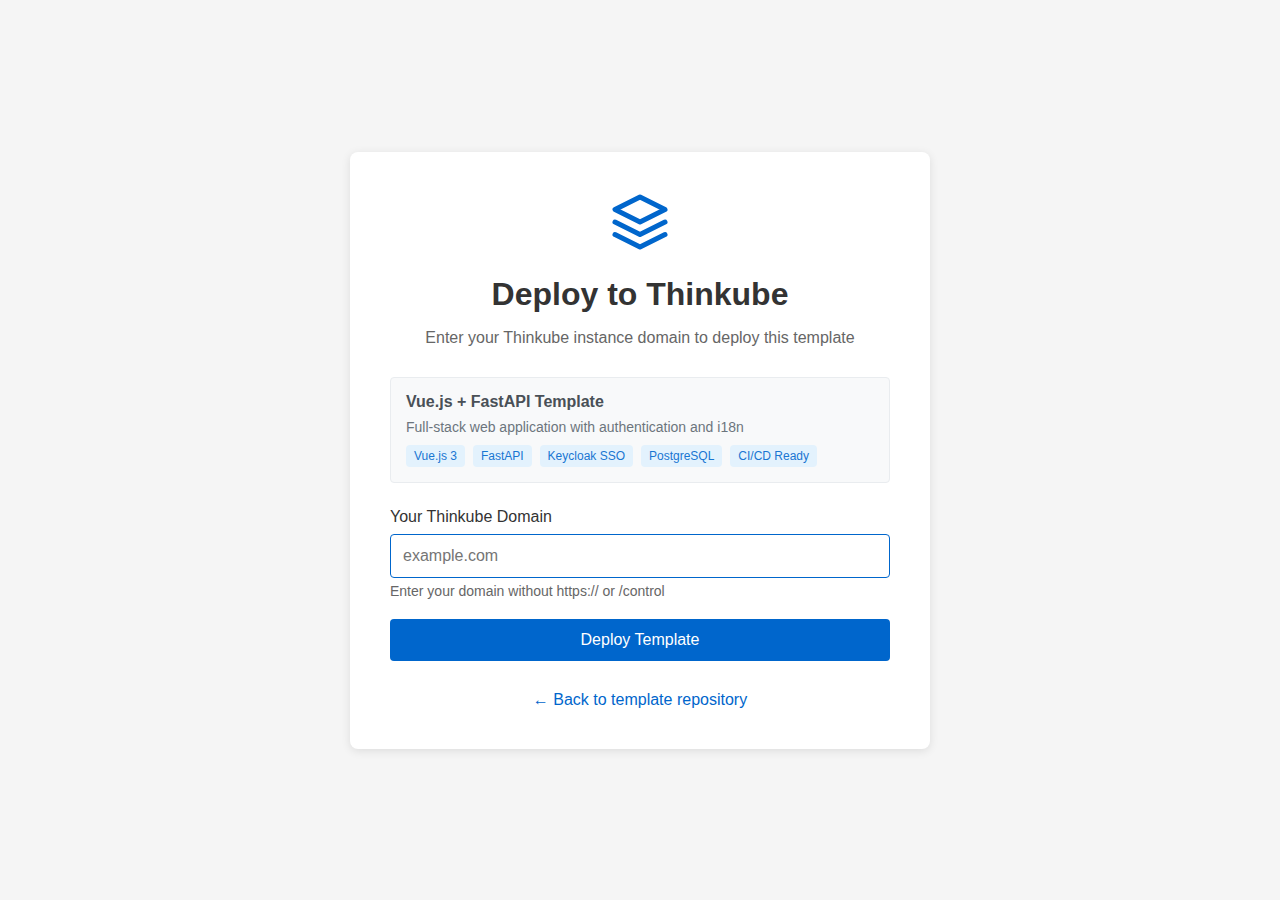
<file: docs/deploy.html>
<!DOCTYPE html>
<html lang="en">
<head>
    <meta charset="UTF-8">
    <meta name="viewport" content="width=device-width, initial-scale=1.0">
    <title>Deploy Vue.js + FastAPI Template to Thinkube</title>
    <style>
        body {
            font-family: -apple-system, BlinkMacSystemFont, 'Segoe UI', Roboto, sans-serif;
            margin: 0;
            padding: 0;
            background: #f5f5f5;
            display: flex;
            justify-content: center;
            align-items: center;
            min-height: 100vh;
        }
        .container {
            background: white;
            padding: 40px;
            border-radius: 8px;
            box-shadow: 0 2px 10px rgba(0,0,0,0.1);
            max-width: 500px;
            width: 100%;
            margin: 20px;
        }
        .logo {
            text-align: center;
            margin-bottom: 20px;
        }
        .logo svg {
            width: 60px;
            height: 60px;
        }
        h1 {
            margin: 0 0 10px 0;
            color: #333;
            text-align: center;
        }
        .subtitle {
            color: #666;
            margin-bottom: 30px;
            text-align: center;
        }
        .template-info {
            background: #f8f9fa;
            border: 1px solid #e9ecef;
            border-radius: 4px;
            padding: 15px;
            margin-bottom: 25px;
        }
        .template-info h3 {
            margin: 0 0 8px 0;
            font-size: 16px;
            color: #495057;
        }
        .template-info p {
            margin: 0;
            font-size: 14px;
            color: #6c757d;
        }
        .form-group {
            margin-bottom: 20px;
        }
        label {
            display: block;
            margin-bottom: 8px;
            color: #333;
            font-weight: 500;
        }
        input {
            width: 100%;
            padding: 12px;
            border: 1px solid #ddd;
            border-radius: 4px;
            font-size: 16px;
            box-sizing: border-box;
        }
        input:focus {
            outline: none;
            border-color: #0066cc;
        }
        .hint {
            font-size: 14px;
            color: #666;
            margin-top: 5px;
        }
        button {
            background: #0066cc;
            color: white;
            border: none;
            padding: 12px 24px;
            border-radius: 4px;
            font-size: 16px;
            cursor: pointer;
            width: 100%;
            font-weight: 500;
        }
        button:hover {
            background: #0052a3;
        }
        button:disabled {
            background: #ccc;
            cursor: not-allowed;
        }
        .error {
            color: #d32f2f;
            font-size: 14px;
            margin-top: 10px;
        }
        .back-link {
            display: inline-block;
            margin-top: 20px;
            color: #0066cc;
            text-decoration: none;
            text-align: center;
            width: 100%;
        }
        .back-link:hover {
            text-decoration: underline;
        }
        .features {
            display: flex;
            flex-wrap: wrap;
            gap: 8px;
            margin-top: 10px;
        }
        .feature-badge {
            background: #e3f2fd;
            color: #1976d2;
            padding: 4px 8px;
            border-radius: 4px;
            font-size: 12px;
        }
    </style>
</head>
<body>
    <div class="container">
        <div class="logo">
            <svg viewBox="0 0 24 24" fill="none" xmlns="http://www.w3.org/2000/svg">
                <path d="M12 2L2 7L12 12L22 7L12 2Z" stroke="#0066cc" stroke-width="2" stroke-linecap="round" stroke-linejoin="round"/>
                <path d="M2 17L12 22L22 17" stroke="#0066cc" stroke-width="2" stroke-linecap="round" stroke-linejoin="round"/>
                <path d="M2 12L12 17L22 12" stroke="#0066cc" stroke-width="2" stroke-linecap="round" stroke-linejoin="round"/>
            </svg>
        </div>
        
        <h1>Deploy to Thinkube</h1>
        <p class="subtitle">Enter your Thinkube instance domain to deploy this template</p>
        
        <div class="template-info">
            <h3>Vue.js + FastAPI Template</h3>
            <p>Full-stack web application with authentication and i18n</p>
            <div class="features">
                <span class="feature-badge">Vue.js 3</span>
                <span class="feature-badge">FastAPI</span>
                <span class="feature-badge">Keycloak SSO</span>
                <span class="feature-badge">PostgreSQL</span>
                <span class="feature-badge">CI/CD Ready</span>
            </div>
        </div>
        
        <form id="deployForm">
            <div class="form-group">
                <label for="domain">Your Thinkube Domain</label>
                <input 
                    type="text" 
                    id="domain" 
                    placeholder="example.com"
                    pattern="^[a-zA-Z0-9][a-zA-Z0-9-]{0,61}[a-zA-Z0-9]?(\.[a-zA-Z0-9][a-zA-Z0-9-]{0,61}[a-zA-Z0-9]?)*$"
                    required
                >
                <div class="hint">Enter your domain without https:// or /control</div>
            </div>
            
            <button type="submit" id="deployBtn">
                Deploy Template
            </button>
            <div id="error" class="error"></div>
        </form>
        
        <a href="https://github.com/thinkube/tkt-webapp-vue-fastapi" class="back-link">← Back to template repository</a>
    </div>

    <script>
        // Template repository URL
        const templateUrl = 'https://github.com/thinkube/tkt-webapp-vue-fastapi';
        
        // Load saved domain from localStorage
        const savedDomain = localStorage.getItem('thinkubeDomain');
        if (savedDomain) {
            document.getElementById('domain').value = savedDomain;
        }
        
        // Handle form submission
        document.getElementById('deployForm').addEventListener('submit', function(e) {
            e.preventDefault();
            
            const domain = document.getElementById('domain').value.trim();
            const errorEl = document.getElementById('error');
            
            // Clear previous errors
            errorEl.textContent = '';
            
            // Validate domain
            if (!domain) {
                errorEl.textContent = 'Please enter a domain';
                return;
            }
            
            // Remove any protocol if user included it
            const cleanDomain = domain.replace(/^https?:\/\//, '').replace(/\/.*$/, '');
            
            // Basic domain validation
            if (!cleanDomain.includes('.')) {
                errorEl.textContent = 'Please enter a valid domain (e.g., example.com)';
                return;
            }
            
            // Save domain for next time
            localStorage.setItem('thinkubeDomain', cleanDomain);
            
            // Construct the deployment URL
            const deployUrl = `https://control.${cleanDomain}/templates?deploy=${encodeURIComponent(templateUrl)}`;
            
            // Show loading state
            const btn = document.getElementById('deployBtn');
            btn.disabled = true;
            btn.textContent = 'Redirecting to Thinkube Control...';
            
            // Add a small delay for better UX
            setTimeout(() => {
                window.location.href = deployUrl;
            }, 500);
        });
        
        // Auto-focus domain input if empty
        const domainInput = document.getElementById('domain');
        if (!domainInput.value) {
            domainInput.focus();
        }
        
        // Allow Enter key to submit
        domainInput.addEventListener('keypress', function(e) {
            if (e.key === 'Enter') {
                document.getElementById('deployForm').dispatchEvent(new Event('submit'));
            }
        });
    </script>
</body>
</html>
</file>
